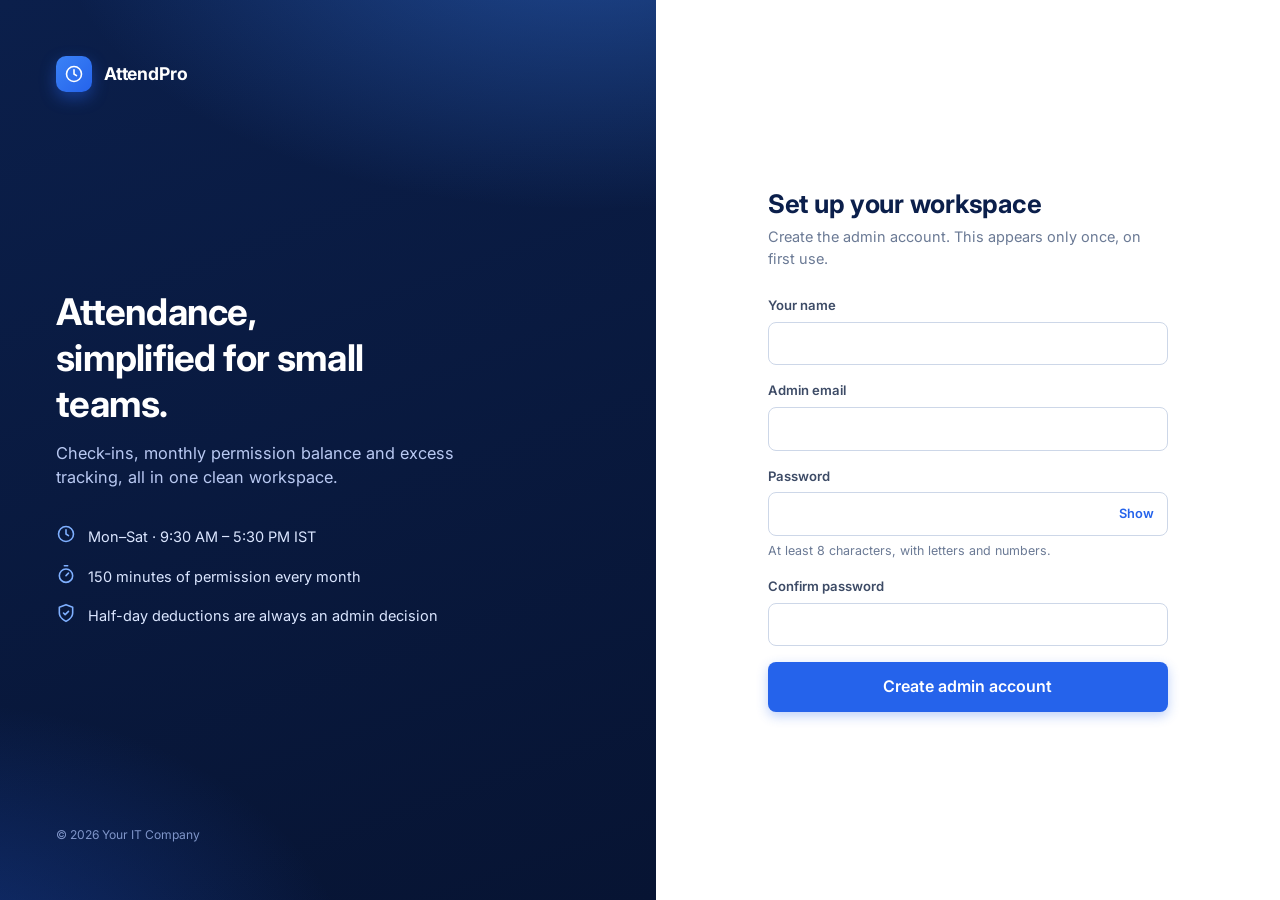
<file: index.html>
<!doctype html>
<html lang="en">
<head>
  <meta charset="utf-8">
  <meta name="viewport" content="width=device-width, initial-scale=1">
  <meta name="color-scheme" content="light">
  <title>Sign in · AttendPro</title>
  <link rel="icon" href="data:image/svg+xml,%3Csvg xmlns=%27http://www.w3.org/2000/svg%27 viewBox=%270 0 24 24%27%3E%3Crect width=%2724%27 height=%2724%27 rx=%276%27 fill=%27%232563eb%27/%3E%3Ccircle cx=%2712%27 cy=%2712%27 r=%276%27 fill=%27none%27 stroke=%27white%27 stroke-width=%272%27/%3E%3Cpath d=%27M12 9v3l2 1%27 stroke=%27white%27 stroke-width=%272%27 fill=%27none%27/%3E%3C/svg%3E">
  <link rel="preconnect" href="https://fonts.googleapis.com">
  <link rel="preconnect" href="https://fonts.gstatic.com" crossorigin>
  <link rel="stylesheet" href="https://fonts.googleapis.com/css2?family=Inter:wght@400;500;600;700&display=swap">
  <link rel="stylesheet" href="css/base.css">
  <link rel="stylesheet" href="css/layout.css">
  <link rel="stylesheet" href="css/components.css">
</head>
<body>
  <div class="auth">
    <aside class="auth__aside" aria-hidden="true">
      <div class="sidebar__brand" style="padding:0">
        <span class="brand-mark" id="brandIcon"></span><span id="brandName">AttendPro</span>
      </div>
      <div>
        <h1>Attendance, simplified for small teams.</h1>
        <p>Check-ins, monthly permission balance and excess tracking, all in one clean workspace.</p>
        <div class="auth__points">
          <div><span data-icon="clock"></span>Mon–Sat · 9:30 AM – 5:30 PM IST</div>
          <div><span data-icon="timer"></span>150 minutes of permission every month</div>
          <div><span data-icon="shield"></span>Half-day deductions are always an admin decision</div>
        </div>
      </div>
      <small>© <span id="year"></span> <span id="companyName"></span></small>
    </aside>

    <main class="auth__panel">
      <div class="auth__box">
        <!-- Sign-in form -->
        <form id="loginForm" novalidate hidden>
          <h2>Welcome back</h2>
          <p class="lead">Sign in to continue to your dashboard.</p>
          <div class="form-error" id="loginError" role="alert" hidden></div>
          <div class="field">
            <label for="email">Email</label>
            <input class="input" id="email" name="email" type="email" autocomplete="username" required placeholder="you@company.com">
          </div>
          <div class="field">
            <label for="password">Password</label>
            <div class="pw-wrap">
              <input class="input" id="password" name="password" type="password" autocomplete="current-password" required>
              <button type="button" class="pw-toggle" data-pw-toggle>Show</button>
            </div>
          </div>
          <button class="btn btn--primary btn--lg btn--block" type="submit" id="loginBtn">Sign in</button>
          <p class="muted mt-2" style="font-size:.84rem">Forgot your password? Ask your admin to reset it.</p>
        </form>

        <!-- First-run admin setup (shown only when no admin exists yet) -->
        <form id="setupForm" novalidate hidden>
          <h2>Set up your workspace</h2>
          <p class="lead">Create the admin account. This appears only once, on first use.</p>
          <div class="form-error" id="setupError" role="alert" hidden></div>
          <div class="field"><label for="sName">Your name</label><input class="input" id="sName" name="name" autocomplete="name" required></div>
          <div class="field"><label for="sEmail">Admin email</label><input class="input" id="sEmail" name="email" type="email" autocomplete="username" required></div>
          <div class="field">
            <label for="sPw">Password</label>
            <div class="pw-wrap">
              <input class="input" id="sPw" name="password" type="password" autocomplete="new-password" required>
              <button type="button" class="pw-toggle" data-pw-toggle>Show</button>
            </div>
            <span class="hint" id="pwHint"></span>
          </div>
          <div class="field"><label for="sPw2">Confirm password</label><input class="input" id="sPw2" name="confirm" type="password" autocomplete="new-password" required></div>
          <button class="btn btn--primary btn--lg btn--block" type="submit" id="setupBtn">Create admin account</button>
        </form>
      </div>
    </main>
  </div>

  <script src="js/config.js"></script>
  <script src="js/utils.js"></script>
  <script src="js/rules.js"></script>
  <script src="js/store.js"></script>
  <script src="js/ui.js"></script>
  <script src="js/login.js"></script>
</body>
</html>
</file>
<file: css/base.css>
/* ==========================================================================
   Base: design tokens, reset, typography
   Palette: navy + white SaaS
   ========================================================================== */
:root {
  --navy-950: #071433;
  --navy-900: #0b1f4b;
  --navy-800: #11306f;
  --navy-700: #1a4290;
  --blue-600: #2563eb;
  --blue-500: #3b82f6;
  --blue-100: #dbe7ff;
  --blue-50: #eef4ff;

  --bg: #f3f6fc;
  --surface: #ffffff;
  --surface-2: #f8fafd;
  --border: #e3e9f3;
  --border-strong: #cdd7e8;

  --text: #0f1b33;
  --text-2: #3d4b66;
  --muted: #6b7a95;

  --success: #0e9f6e;
  --success-bg: #e3f6ee;
  --warning: #d97706;
  --warning-bg: #fdf1dc;
  --danger: #dc3545;
  --danger-bg: #fde8ea;
  --info: #2563eb;
  --info-bg: #e5eeff;
  --neutral-bg: #eaeef6;

  --radius-sm: 8px;
  --radius: 12px;
  --radius-lg: 16px;
  --shadow-sm: 0 1px 2px rgba(11, 31, 75, 0.06);
  --shadow: 0 4px 16px rgba(11, 31, 75, 0.07);
  --shadow-lg: 0 18px 48px rgba(11, 31, 75, 0.18);

  --sidebar-w: 264px;
  --topbar-h: 68px;
  --font: 'Inter', system-ui, -apple-system, 'Segoe UI', Roboto, 'Helvetica Neue', Arial, sans-serif;
}

*, *::before, *::after { box-sizing: border-box; }
html { -webkit-text-size-adjust: 100%; }
body {
  margin: 0;
  font-family: var(--font);
  font-size: 14.5px;
  line-height: 1.5;
  color: var(--text);
  background: var(--bg);
  -webkit-font-smoothing: antialiased;
}
h1, h2, h3, h4 { margin: 0; line-height: 1.25; color: var(--navy-900); letter-spacing: -0.01em; }
h1 { font-size: 1.6rem; } h2 { font-size: 1.15rem; } h3 { font-size: 1rem; }
p { margin: 0; }
a { color: var(--blue-600); text-decoration: none; }
a:hover { text-decoration: underline; }
button, input, select, textarea { font: inherit; color: inherit; }
button { cursor: pointer; }
img, svg { max-width: 100%; }
table { border-collapse: collapse; width: 100%; }
[hidden] { display: none !important; }

:focus-visible { outline: 3px solid rgba(37, 99, 235, 0.35); outline-offset: 2px; }

.sr-only {
  position: absolute; width: 1px; height: 1px; margin: -1px; padding: 0;
  overflow: hidden; clip: rect(0 0 0 0); white-space: nowrap; border: 0;
}
.muted { color: var(--muted); }
.text-right { text-align: right; }
.nowrap { white-space: nowrap; }
.mt-1 { margin-top: 8px; } .mt-2 { margin-top: 16px; } .mt-3 { margin-top: 24px; }
.mb-2 { margin-bottom: 16px; }

@media (prefers-reduced-motion: reduce) {
  * { animation-duration: 0.01ms !important; transition-duration: 0.01ms !important; }
}
</file>
<file: css/layout.css>
/* ==========================================================================
   Layout: app shell, sidebar, topbar, page grid, responsive behaviour
   ========================================================================== */
.app { min-height: 100vh; }

/* ---------- Sidebar ---------- */
.sidebar {
  position: fixed; inset: 0 auto 0 0; width: var(--sidebar-w); z-index: 40;
  display: flex; flex-direction: column;
  background: linear-gradient(180deg, var(--navy-900) 0%, var(--navy-950) 100%);
  color: #cfdcff;
  transition: transform 0.25s ease;
}
.sidebar__brand {
  display: flex; align-items: center; gap: 12px;
  padding: 22px 22px 18px; color: #fff; font-weight: 700; font-size: 1.1rem; letter-spacing: -0.01em;
}
.brand-mark {
  width: 36px; height: 36px; border-radius: 10px; display: grid; place-items: center;
  background: linear-gradient(135deg, var(--blue-500), var(--blue-600)); color: #fff;
  box-shadow: 0 6px 16px rgba(37, 99, 235, 0.45);
}
.brand-mark svg { width: 20px; height: 20px; }
.sidebar__role {
  margin: 0 22px 10px; font-size: 0.68rem; letter-spacing: 0.12em; text-transform: uppercase; color: #7f95c9;
}
.nav { padding: 6px 12px; display: grid; gap: 2px; overflow-y: auto; flex: 1; align-content: start; grid-auto-rows: min-content; }
.nav__item {
  display: flex; align-items: center; gap: 12px; padding: 11px 12px; border-radius: 10px;
  color: #b9c9f2; font-weight: 500; border: 0; background: none; width: 100%; text-align: left; text-decoration: none;
  transition: background 0.15s, color 0.15s;
}
.nav__item svg { width: 19px; height: 19px; flex: none; opacity: 0.9; }
.nav__item:hover { background: rgba(255, 255, 255, 0.07); color: #fff; text-decoration: none; }
.nav__item.is-active { background: rgba(59, 130, 246, 0.22); color: #fff; box-shadow: inset 3px 0 0 var(--blue-500); }
.nav__badge {
  margin-left: auto; background: var(--danger); color: #fff; font-size: 0.7rem; font-weight: 700;
  min-width: 20px; height: 20px; padding: 0 6px; border-radius: 10px; display: grid; place-items: center;
}
.sidebar__foot { padding: 14px 16px 18px; border-top: 1px solid rgba(255, 255, 255, 0.08); }
.userchip { display: flex; align-items: center; gap: 10px; margin-bottom: 12px; min-width: 0; }
.userchip__meta { min-width: 0; }
.userchip__name { color: #fff; font-weight: 600; font-size: 0.9rem; overflow: hidden; text-overflow: ellipsis; white-space: nowrap; }
.userchip__sub { font-size: 0.75rem; color: #8ea4d8; overflow: hidden; text-overflow: ellipsis; white-space: nowrap; }
.sidebar__foot .btn { width: 100%; }

.overlay {
  position: fixed; inset: 0; background: rgba(7, 20, 51, 0.5); z-index: 35; opacity: 0; pointer-events: none;
  transition: opacity 0.2s;
}

/* ---------- Main ---------- */
.main { margin-left: var(--sidebar-w); min-height: 100vh; display: flex; flex-direction: column; }
.topbar {
  position: sticky; top: 0; z-index: 30; height: var(--topbar-h);
  display: flex; align-items: center; gap: 14px; padding: 0 32px;
  background: rgba(255, 255, 255, 0.9); backdrop-filter: blur(10px);
  border-bottom: 1px solid var(--border);
}
.topbar__title { font-size: 1.15rem; font-weight: 700; color: var(--navy-900); }
.topbar__spacer { flex: 1; }
.topbar__clock { text-align: right; line-height: 1.2; }
.topbar__clock strong { display: block; font-size: 1.02rem; color: var(--navy-900); font-variant-numeric: tabular-nums; }
.topbar__clock span { font-size: 0.75rem; color: var(--muted); }
.icon-btn.menu-btn { display: none; }

.content { padding: 28px 32px 48px; width: 100%; max-width: 1320px; margin: 0 auto; }
.view { animation: fade 0.2s ease; }
@keyframes fade { from { opacity: 0; transform: translateY(4px); } to { opacity: 1; transform: none; } }

.page-head { display: flex; align-items: flex-end; justify-content: space-between; gap: 16px; flex-wrap: wrap; margin-bottom: 22px; }
.page-head p { color: var(--muted); margin-top: 4px; }
.page-head__actions { display: flex; gap: 10px; flex-wrap: wrap; align-items: center; }

/* ---------- Grids ---------- */
.grid { display: grid; gap: 18px; }
.grid--stats { grid-template-columns: repeat(4, minmax(0, 1fr)); }
.grid--2 { grid-template-columns: repeat(2, minmax(0, 1fr)); }
.grid--main { grid-template-columns: minmax(0, 1.6fr) minmax(0, 1fr); }
.grid + .grid, .card + .grid, .grid + .card, .card + .card { margin-top: 18px; }
/* Items inside a grid are spaced by the grid gap only */
.grid > .card, .grid > .grid, .grid > .stat { margin-top: 0; }
.grid { align-items: stretch; }

/* ---------- Auth pages ---------- */
.auth {
  min-height: 100vh; display: grid; grid-template-columns: minmax(0, 1.05fr) minmax(0, 1fr);
}
.auth__aside {
  position: relative; overflow: hidden; color: #fff; padding: 56px;
  display: flex; flex-direction: column; justify-content: space-between;
  background:
    radial-gradient(900px 500px at 90% -10%, rgba(59, 130, 246, 0.45), transparent 60%),
    radial-gradient(700px 480px at -10% 110%, rgba(37, 99, 235, 0.35), transparent 60%),
    linear-gradient(160deg, var(--navy-900), var(--navy-950));
}
.auth__aside h1 { color: #fff; font-size: 2.3rem; max-width: 14ch; letter-spacing: -0.02em; }
.auth__aside p { color: #b9c9f2; margin-top: 14px; max-width: 42ch; font-size: 1.02rem; }
.auth__points { display: grid; gap: 14px; margin-top: 34px; }
.auth__points div { display: flex; gap: 12px; align-items: center; color: #dbe6ff; }
.auth__points svg { width: 20px; height: 20px; color: #7fb0ff; flex: none; }
.auth__aside small { color: #7f95c9; }
.auth__panel { display: grid; place-items: center; padding: 32px 24px; background: var(--surface); }
.auth__box { width: 100%; max-width: 400px; }
.auth__box h2 { font-size: 1.6rem; }
.auth__box .lead { color: var(--muted); margin: 6px 0 26px; }

/* ---------- Responsive ---------- */
@media (max-width: 1180px) {
  .grid--stats { grid-template-columns: repeat(2, minmax(0, 1fr)); }
  .grid--main { grid-template-columns: minmax(0, 1fr); }
}
@media (max-width: 960px) {
  .sidebar { transform: translateX(-102%); box-shadow: var(--shadow-lg); }
  body.nav-open .sidebar { transform: none; }
  body.nav-open .overlay { opacity: 1; pointer-events: auto; }
  body.nav-open { overflow: hidden; }
  .main { margin-left: 0; }
  .icon-btn.menu-btn { display: inline-grid; }
  .topbar { padding: 0 16px; }
  .content { padding: 20px 16px 40px; }
  .grid--2 { grid-template-columns: minmax(0, 1fr); }
  .auth { grid-template-columns: minmax(0, 1fr); }
  .auth__aside { display: none; }
}
@media (max-width: 560px) {
  .grid--stats { grid-template-columns: minmax(0, 1fr); }
  .topbar__clock span { display: none; }
  .page-head h1 { font-size: 1.35rem; }
}
</file>
<file: css/components.css>
/* ==========================================================================
   Components: buttons, forms, cards, tables, badges, charts, modal, toast
   ========================================================================== */

/* ---------- Buttons ---------- */
.btn {
  display: inline-flex; align-items: center; justify-content: center; gap: 8px;
  padding: 10px 18px; border-radius: var(--radius-sm); border: 1px solid transparent;
  font-weight: 600; font-size: 0.9rem; line-height: 1.2; white-space: nowrap; text-decoration: none;
  transition: background 0.15s, box-shadow 0.15s, transform 0.05s, border-color 0.15s;
}
.btn svg { width: 17px; height: 17px; }
.btn:active { transform: translateY(1px); }
.btn:disabled, .btn[aria-busy='true'] { opacity: 0.6; cursor: not-allowed; }
.btn--primary { background: var(--blue-600); color: #fff; box-shadow: 0 4px 12px rgba(37, 99, 235, 0.3); }
.btn--primary:hover:not(:disabled) { background: #1d4fd8; text-decoration: none; }
.btn--navy { background: var(--navy-900); color: #fff; }
.btn--navy:hover:not(:disabled) { background: var(--navy-800); }
.btn--ghost { background: var(--surface); color: var(--navy-900); border-color: var(--border-strong); }
.btn--ghost:hover:not(:disabled) { background: var(--blue-50); border-color: var(--blue-500); }
.btn--danger { background: var(--danger); color: #fff; }
.btn--danger:hover:not(:disabled) { background: #bf2535; }
.btn--success { background: var(--success); color: #fff; }
.btn--success:hover:not(:disabled) { background: #0b8a5f; }
.btn--sidebar { background: rgba(255, 255, 255, 0.08); color: #dbe6ff; }
.btn--sidebar:hover { background: rgba(255, 255, 255, 0.15); }
.btn--sm { padding: 6px 12px; font-size: 0.8rem; }
.btn--lg { padding: 14px 24px; font-size: 1rem; }
.btn--block { width: 100%; }
.icon-btn {
  width: 40px; height: 40px; border-radius: 10px; border: 1px solid var(--border); background: var(--surface);
  display: inline-grid; place-items: center; color: var(--navy-900);
}
.icon-btn svg { width: 20px; height: 20px; }
.icon-btn:hover { background: var(--blue-50); }

/* ---------- Forms ---------- */
.field { display: grid; gap: 6px; margin-bottom: 16px; }
.field label, .label { font-weight: 600; font-size: 0.82rem; color: var(--text-2); }
.field .hint { font-size: 0.78rem; color: var(--muted); }
.input, select.input, textarea.input {
  width: 100%; padding: 10px 12px; border: 1px solid var(--border-strong); border-radius: var(--radius-sm);
  background: var(--surface); transition: border-color 0.15s, box-shadow 0.15s; min-height: 42px;
}
textarea.input { resize: vertical; min-height: 76px; }
.input:focus { outline: none; border-color: var(--blue-500); box-shadow: 0 0 0 4px rgba(59, 130, 246, 0.15); }
.input[aria-invalid='true'] { border-color: var(--danger); }
.form-grid { display: grid; grid-template-columns: repeat(2, minmax(0, 1fr)); gap: 0 16px; }
.form-error {
  background: var(--danger-bg); color: #9b1c2a; border: 1px solid #f6c3c8; padding: 10px 12px;
  border-radius: var(--radius-sm); font-size: 0.86rem; margin-bottom: 14px;
}
.pw-wrap { position: relative; }
.pw-wrap .input { padding-right: 64px; }
.pw-toggle {
  position: absolute; right: 6px; top: 50%; transform: translateY(-50%); border: 0; background: none;
  color: var(--blue-600); font-weight: 600; font-size: 0.8rem; padding: 6px 8px;
}
.toolbar { display: flex; gap: 10px; flex-wrap: wrap; align-items: center; }
.toolbar .input { width: auto; min-width: 150px; }
.toolbar .grow { flex: 1; min-width: 180px; }

/* ---------- Cards ---------- */
.card {
  background: var(--surface); border: 1px solid var(--border); border-radius: var(--radius-lg);
  box-shadow: var(--shadow-sm); min-width: 0;
}
.card__head {
  display: flex; align-items: center; justify-content: space-between; gap: 12px; flex-wrap: wrap;
  padding: 18px 22px; border-bottom: 1px solid var(--border);
}
.card__head p { color: var(--muted); font-size: 0.84rem; margin-top: 2px; }
.card__body { padding: 22px; }
.card__body--flush { padding: 0; }
.card__foot { padding: 14px 22px; border-top: 1px solid var(--border); background: var(--surface-2); border-radius: 0 0 var(--radius-lg) var(--radius-lg); }

.stat { padding: 20px 22px; display: flex; gap: 16px; align-items: flex-start; }
.stat__icon {
  width: 44px; height: 44px; border-radius: 12px; display: grid; place-items: center; flex: none;
  background: var(--blue-50); color: var(--blue-600);
}
.stat__icon svg { width: 22px; height: 22px; }
.stat__icon--green { background: var(--success-bg); color: var(--success); }
.stat__icon--amber { background: var(--warning-bg); color: var(--warning); }
.stat__icon--red { background: var(--danger-bg); color: var(--danger); }
.stat__label { color: var(--muted); font-size: 0.8rem; font-weight: 600; text-transform: uppercase; letter-spacing: 0.04em; }
.stat__value { font-size: 1.85rem; font-weight: 700; color: var(--navy-900); letter-spacing: -0.02em; line-height: 1.15; margin-top: 2px; font-variant-numeric: tabular-nums; }
.stat__sub { color: var(--muted); font-size: 0.8rem; margin-top: 2px; }

/* Hero (employee check-in card) */
.hero {
  border-radius: var(--radius-lg); color: #fff; padding: 28px;
  background:
    radial-gradient(500px 260px at 100% 0%, rgba(59, 130, 246, 0.5), transparent 60%),
    linear-gradient(135deg, var(--navy-800), var(--navy-950));
  box-shadow: var(--shadow);
}
.hero h2 { color: #fff; font-size: 1.4rem; }
.hero p { color: #b9c9f2; margin-top: 4px; }
.hero__row { display: flex; gap: 26px; flex-wrap: wrap; margin: 22px 0; }
.hero__metric span { display: block; font-size: 0.72rem; text-transform: uppercase; letter-spacing: 0.08em; color: #8ea4d8; }
.hero__metric strong { font-size: 1.35rem; font-variant-numeric: tabular-nums; }
.hero__actions { display: flex; gap: 12px; flex-wrap: wrap; }
.hero .btn--ghost { background: rgba(255, 255, 255, 0.1); color: #fff; border-color: rgba(255, 255, 255, 0.25); }
.hero .btn--ghost:hover:not(:disabled) { background: rgba(255, 255, 255, 0.2); border-color: #fff; }

/* ---------- Tables ---------- */
.table-wrap { overflow-x: auto; }
.table th {
  text-align: left; font-size: 0.72rem; font-weight: 700; letter-spacing: 0.06em; text-transform: uppercase;
  color: var(--muted); background: var(--surface-2); padding: 12px 18px; border-bottom: 1px solid var(--border); white-space: nowrap;
}
.table td { padding: 14px 18px; border-bottom: 1px solid var(--border); vertical-align: middle; }
.table tbody tr:last-child td { border-bottom: 0; }
.table tbody tr:hover { background: var(--surface-2); }
.table td.num, .table th.num { text-align: right; font-variant-numeric: tabular-nums; }
.table td.num, .table td[data-label='Time'], .table td[data-label='Check-in'], .table td[data-label='Check-out'] { white-space: nowrap; }
.table .cell-person { display: flex; align-items: center; gap: 12px; min-width: 190px; }
.table .cell-person strong { display: block; color: var(--navy-900); }
.table .cell-person small { color: var(--muted); }
.row-actions { display: flex; gap: 8px; justify-content: flex-end; flex-wrap: wrap; }
.table-foot { padding: 12px 18px; color: var(--muted); font-size: 0.82rem; border-top: 1px solid var(--border); background: var(--surface-2); }

.avatar {
  width: 38px; height: 38px; border-radius: 50%; flex: none; display: grid; place-items: center;
  background: linear-gradient(135deg, var(--blue-500), var(--navy-700)); color: #fff; font-weight: 700; font-size: 0.82rem;
}
.avatar--sm { width: 34px; height: 34px; font-size: 0.75rem; }

.empty { text-align: center; padding: 44px 20px; color: var(--muted); }
.empty svg { width: 42px; height: 42px; color: var(--border-strong); margin-bottom: 10px; }
.empty strong { display: block; color: var(--text-2); margin-bottom: 4px; }

/* ---------- Badges ---------- */
.badge {
  display: inline-flex; align-items: center; gap: 6px; padding: 3px 10px; border-radius: 999px;
  font-size: 0.75rem; font-weight: 600; white-space: nowrap;
}
.badge::before { content: ''; width: 6px; height: 6px; border-radius: 50%; background: currentColor; }
.badge--green { background: var(--success-bg); color: #0a7a55; }
.badge--amber { background: var(--warning-bg); color: #a35a05; }
.badge--red { background: var(--danger-bg); color: #b0242f; }
.badge--blue { background: var(--info-bg); color: #1d4fd8; }
.badge--gray { background: var(--neutral-bg); color: #4b5a78; }

/* ---------- Progress & charts ---------- */
.meter { height: 10px; border-radius: 999px; background: var(--neutral-bg); overflow: hidden; }
.meter > span { display: block; height: 100%; border-radius: inherit; background: linear-gradient(90deg, var(--blue-500), var(--blue-600)); transition: width 0.4s ease; }
.meter--warn > span { background: linear-gradient(90deg, #f5a524, var(--warning)); }
.meter--full > span { background: linear-gradient(90deg, #f06a77, var(--danger)); }

.donut { position: relative; width: 170px; height: 170px; margin: 0 auto; }
.donut svg { width: 100%; height: 100%; transform: rotate(-90deg); }
.donut__track { stroke: var(--neutral-bg); }
.donut__bar { stroke: var(--blue-600); stroke-linecap: round; transition: stroke-dashoffset 0.6s ease; }
.donut__bar--warn { stroke: var(--warning); }
.donut__bar--full { stroke: var(--danger); }
.donut__label { position: absolute; inset: 0; display: grid; place-content: center; text-align: center; }
.donut__label strong { font-size: 1.7rem; color: var(--navy-900); line-height: 1.1; font-variant-numeric: tabular-nums; }
.donut__label span { font-size: 0.75rem; color: var(--muted); }

.bars { display: flex; align-items: flex-end; gap: 12px; height: 220px; padding: 8px 4px 0; }
.bars__col { flex: 1; min-width: 0; display: flex; flex-direction: column; align-items: center; justify-content: flex-end; height: 100%; gap: 8px; }
.bars__stack { width: 100%; max-width: 46px; display: flex; flex-direction: column-reverse; border-radius: 8px 8px 4px 4px; overflow: hidden; background: var(--neutral-bg); min-height: 4px; }
.bars__seg--present { background: var(--blue-600); }
.bars__seg--late { background: #f5a524; }
.bars__seg--absent { background: #e8a1a9; }
.bars__label { font-size: 0.74rem; color: var(--muted); text-align: center; line-height: 1.2; }
.bars__val { font-size: 0.78rem; font-weight: 700; color: var(--navy-900); }
.legend { display: flex; gap: 16px; flex-wrap: wrap; font-size: 0.78rem; color: var(--muted); margin-top: 14px; }
.legend i { display: inline-block; width: 10px; height: 10px; border-radius: 3px; margin-right: 6px; vertical-align: -1px; }

.hbar { display: grid; gap: 14px; }
.hbar__row { display: grid; grid-template-columns: 130px 1fr 74px; gap: 12px; align-items: center; font-size: 0.86rem; }
.hbar__row .name { overflow: hidden; text-overflow: ellipsis; white-space: nowrap; font-weight: 600; color: var(--text-2); }
.hbar__row .val { text-align: right; font-variant-numeric: tabular-nums; color: var(--navy-900); font-weight: 600; }

/* ---------- Tabs / segmented ---------- */
.seg { display: inline-flex; padding: 4px; background: var(--neutral-bg); border-radius: 10px; gap: 2px; }
.seg button { border: 0; background: none; padding: 7px 16px; border-radius: 8px; font-weight: 600; font-size: 0.85rem; color: var(--muted); }
.seg button.is-active { background: var(--surface); color: var(--navy-900); box-shadow: var(--shadow-sm); }

/* ---------- Info rows / notices ---------- */
.notice { display: flex; gap: 12px; padding: 14px 16px; border-radius: var(--radius); font-size: 0.88rem; border: 1px solid; }
.notice svg { width: 20px; height: 20px; flex: none; margin-top: 1px; }
.notice--info { background: var(--info-bg); border-color: #c5d8ff; color: #1b3f9c; }
.notice--warn { background: var(--warning-bg); border-color: #f3d9a4; color: #8a4c04; }
.notice--ok { background: var(--success-bg); border-color: #b4e5cf; color: #0a6b4a; }
.kv { display: grid; gap: 0; }
.kv > div { display: flex; justify-content: space-between; gap: 12px; padding: 11px 0; border-bottom: 1px dashed var(--border); }
.kv > div:last-child { border-bottom: 0; }
.kv span { color: var(--muted); } .kv strong { color: var(--navy-900); text-align: right; font-variant-numeric: tabular-nums; }
.list-plain { list-style: none; margin: 0; padding: 0; }
.list-plain li { display: flex; align-items: center; justify-content: space-between; gap: 12px; padding: 12px 22px; border-bottom: 1px solid var(--border); }
.list-plain li:last-child { border-bottom: 0; }

/* ---------- Modal ---------- */
.modal {
  position: fixed; inset: 0; z-index: 80; display: grid; place-items: center; padding: 20px;
  background: rgba(7, 20, 51, 0.55); animation: fade 0.15s ease;
}
.modal__dialog {
  background: var(--surface); border-radius: var(--radius-lg); box-shadow: var(--shadow-lg);
  width: 100%; max-width: 560px; max-height: calc(100vh - 40px); display: flex; flex-direction: column;
}
.modal__head { display: flex; align-items: center; justify-content: space-between; padding: 18px 22px; border-bottom: 1px solid var(--border); }
.modal__body { padding: 22px; overflow-y: auto; }
.modal__foot { padding: 14px 22px; border-top: 1px solid var(--border); display: flex; justify-content: flex-end; gap: 10px; flex-wrap: wrap; background: var(--surface-2); border-radius: 0 0 var(--radius-lg) var(--radius-lg); }

/* ---------- Toasts ---------- */
.toasts { position: fixed; right: 20px; bottom: 20px; z-index: 100; display: grid; gap: 10px; width: min(380px, calc(100vw - 40px)); }
.toast {
  background: var(--navy-900); color: #fff; padding: 13px 16px; border-radius: 12px; box-shadow: var(--shadow-lg);
  font-size: 0.9rem; display: flex; gap: 10px; align-items: flex-start; animation: fade 0.2s ease; border-left: 4px solid var(--blue-500);
}
.toast--success { border-left-color: #2dd4a0; } .toast--error { border-left-color: #ff6b7a; }

/* ---------- Mobile table -> stacked cards ---------- */
@media (max-width: 700px) {
  .form-grid { grid-template-columns: minmax(0, 1fr); }
  .hbar__row { grid-template-columns: 90px 1fr 64px; }
  .table--stack thead { display: none; }
  .table--stack, .table--stack tbody, .table--stack tr, .table--stack td { display: block; width: 100%; }
  .table--stack tr { padding: 12px 16px; border-bottom: 1px solid var(--border); }
  .table--stack tbody tr:hover { background: none; }
  .table--stack td { border: 0; padding: 5px 0; display: flex; justify-content: space-between; align-items: center; gap: 12px; text-align: right; }
  .table--stack td::before { content: attr(data-label); font-size: 0.72rem; font-weight: 700; text-transform: uppercase; letter-spacing: 0.05em; color: var(--muted); text-align: left; flex: none; }
  .table--stack td.cell-first { display: block; text-align: left; padding-bottom: 8px; }
  .table--stack td.cell-first::before { display: none; }
  .table--stack td .row-actions { justify-content: flex-end; }
  .modal { align-items: end; padding: 0; }
  .modal__dialog { max-width: none; border-radius: 18px 18px 0 0; max-height: 92vh; }
  .bars { gap: 6px; }
}

@media print {
  .sidebar, .topbar, .page-head__actions, .toolbar, .toasts, .overlay, .btn { display: none !important; }
  .main { margin: 0; } .content { padding: 0; } .card { box-shadow: none; }
}
</file>
